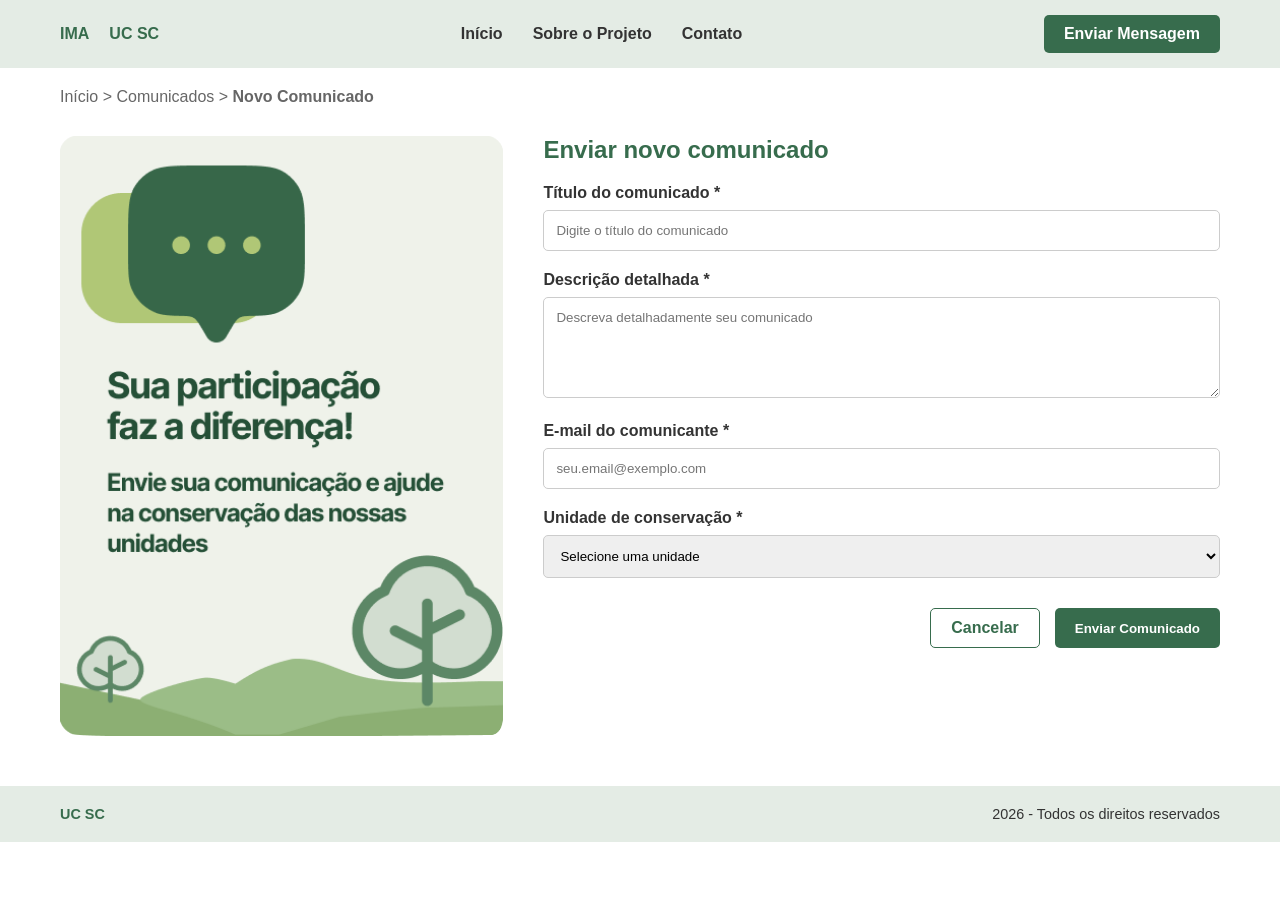
<file: cadastro.html>
<!DOCTYPE html>
<html lang="pt-BR">
<head>
  <meta charset="UTF-8">
  <title>Nova Comunicado</title>
  <link rel="stylesheet" href="style.css">
</head>
<body>

  <header>
    <div class="container">
      <div class="logos">
        <span>IMA</span>
        <span>UC SC</span>
      </div>
      <nav class="nav-links">
        <a href="index.html">Início</a>
        <a href="#">Sobre o Projeto</a>
        <a href="#">Contato</a>
      </nav>
      <a href="#" class="btn">Enviar Mensagem</a>
    </div>
  </header>

  <main class="container">
    <div class="breadcrumb">
      Início > Comunicados > <strong>Novo Comunicado</strong>
    </div>

    <div class="cadastro-layout">
      <div class="cadastro-banner">
        <img src="Imagem sua participação.png" alt="imagem-participação">
      </div>

      <div>
        <h2 style="color: var(--primary-green); margin-bottom: 20px;">Enviar novo comunicado</h2>
        <form action="#" method="POST">
          
          <div class="form-group">
            <label for="titulo">Título do comunicado *</label>
            <input type="text" id="titulo" placeholder="Digite o título do comunicado" required>
          </div>

          <div class="form-group">
            <label for="descricao">Descrição detalhada *</label>
            <textarea id="descricao" rows="5" placeholder="Descreva detalhadamente seu comunicado" required></textarea>
          </div>

          <div class="form-group">
            <label for="email">E-mail do comunicante *</label>
            <input type="email" id="email" placeholder="seu.email@exemplo.com" required>
          </div>

          <div class="form-group">
            <label for="unidade">Unidade de conservação *</label>
            <select id="unidade" required>
              <option value="">Selecione uma unidade</option>
              <option value="acarai">Parque Estadual Acaraí</option>
              <option value="canoas">Parque Estadual Rio Canoas</option>
              <option value="vermelho">Parque Estadual Rio Vermelho</option>
              <option value="serra">Parque Estadual Serra Funda</option>
            </select>
          </div>

          <div class="form-actions">
            <a href="detalhes.html" class="btn btn-outline">Cancelar</a>
            <button type="submit" class="btn">Enviar Comunicado</button>
          </div>

        </form>
      </div>
    </div>
  </main>

  <footer>
    <div class="container">
      <div class="logos">UC SC</div>
      <p>2026 - Todos os direitos reservados</p>
    </div>
  </footer>

</body>
</html>
</file>
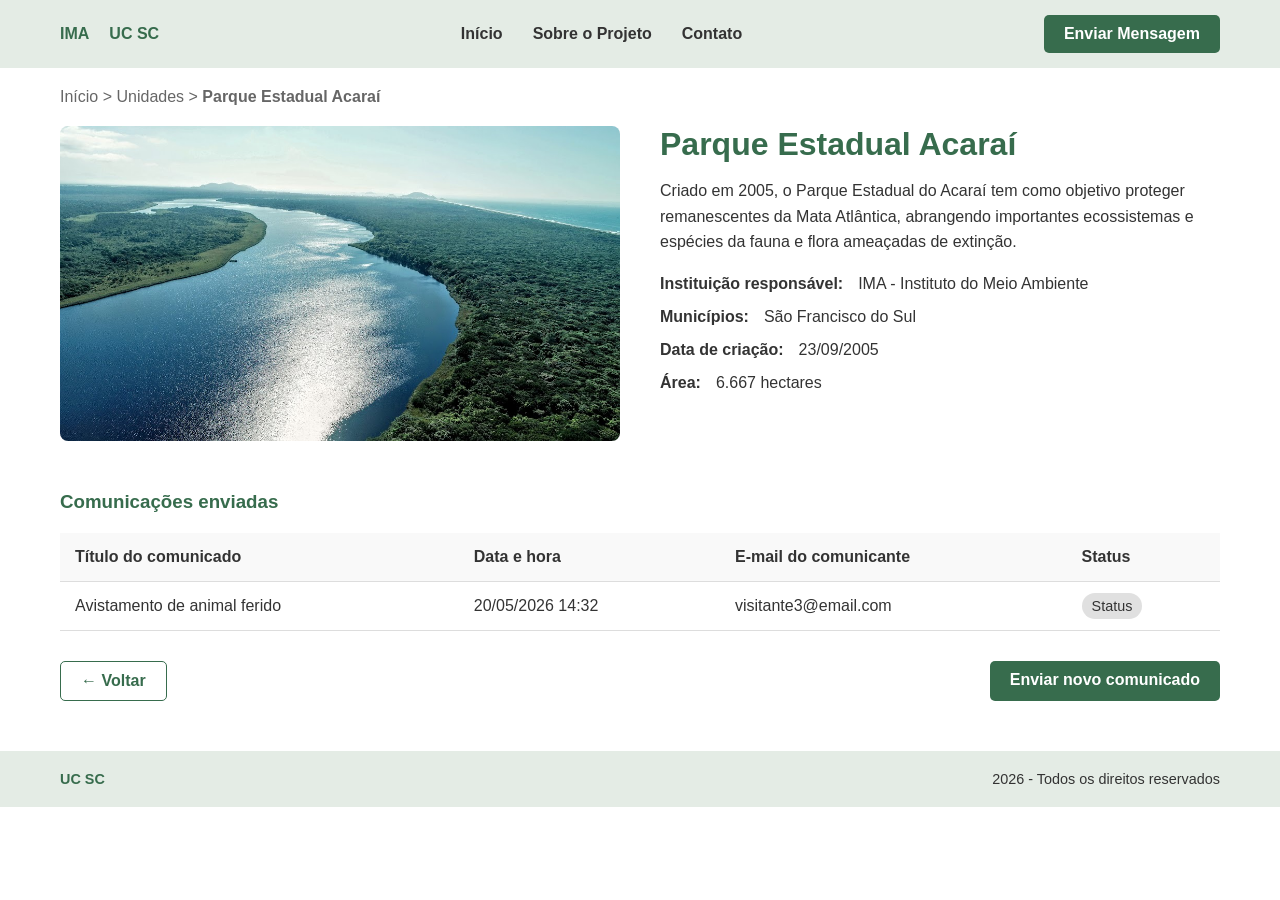
<file: detalhes-1.html>
<!DOCTYPE html>
<html lang="pt-BR">
<head>
  <meta charset="UTF-8">
  <title>Detalhes - Parque Estadual Acaraí</title>
  <link rel="stylesheet" href="style.css">
</head>
<body>

  <header>
    <div class="container">
      <div class="logos">
        <span>IMA</span>
        <span>UC SC</span>
      </div>
      <nav class="nav-links">
        <a href="index.html">Início</a>
        <a href="#">Sobre o Projeto</a>
        <a href="#">Contato</a>
      </nav>
      <a href="#" class="btn">Enviar Mensagem</a>
    </div>
  </header>

  <main class="container">
    <div class="breadcrumb">
      Início > Unidades > <strong>Parque Estadual Acaraí</strong>
    </div>

    <section class="details-grid">
      <img src="Parque Estadual AcaraI.jpeg" alt="Foto do Parque" class="details-img">
      
      <div class="details-info">
        <h2>Parque Estadual Acaraí</h2>
        <p>Criado em 2005, o Parque Estadual do Acaraí tem como objetivo proteger remanescentes da Mata Atlântica, abrangendo importantes ecossistemas e espécies da fauna e flora ameaçadas de extinção.</p>
        
        <div class="info-item">
          <strong>Instituição responsável:</strong> IMA - Instituto do Meio Ambiente
        </div>
        <div class="info-item">
          <strong>Municípios:</strong> São Francisco do Sul
        </div>
        <div class="info-item">
          <strong>Data de criação:</strong> 23/09/2005
        </div>
        <div class="info-item">
          <strong>Área:</strong> 6.667 hectares
        </div>
      </div>
    </section>

    <section class="comunicacoes-section">
      <h3>Comunicações enviadas</h3>
      <table>
        <thead>
          <tr>
            <th>Título do comunicado</th>
            <th>Data e hora</th>
            <th>E-mail do comunicante</th>
            <th>Status</th>
          </tr>
        </thead>
        <tbody>
          <tr>
            <td>Avistamento de animal ferido</td>
            <td>20/05/2026 14:32</td>
            <td>visitante3@email.com</td>
            <td><span class="status-badge">Status</span></td>
          </tr>
        </tbody>
      </table>

      <div class="actions">
        <a href="index.html" class="btn btn-outline">← Voltar</a>
        <a href="cadastro.html" class="btn">Enviar novo comunicado</a>
      </div>
    </section>
  </main>

  <footer>
    <div class="container">
      <div class="logos">UC SC</div>
      <p>2026 - Todos os direitos reservados</p>
    </div>
  </footer>

</body>
</html>
</file>
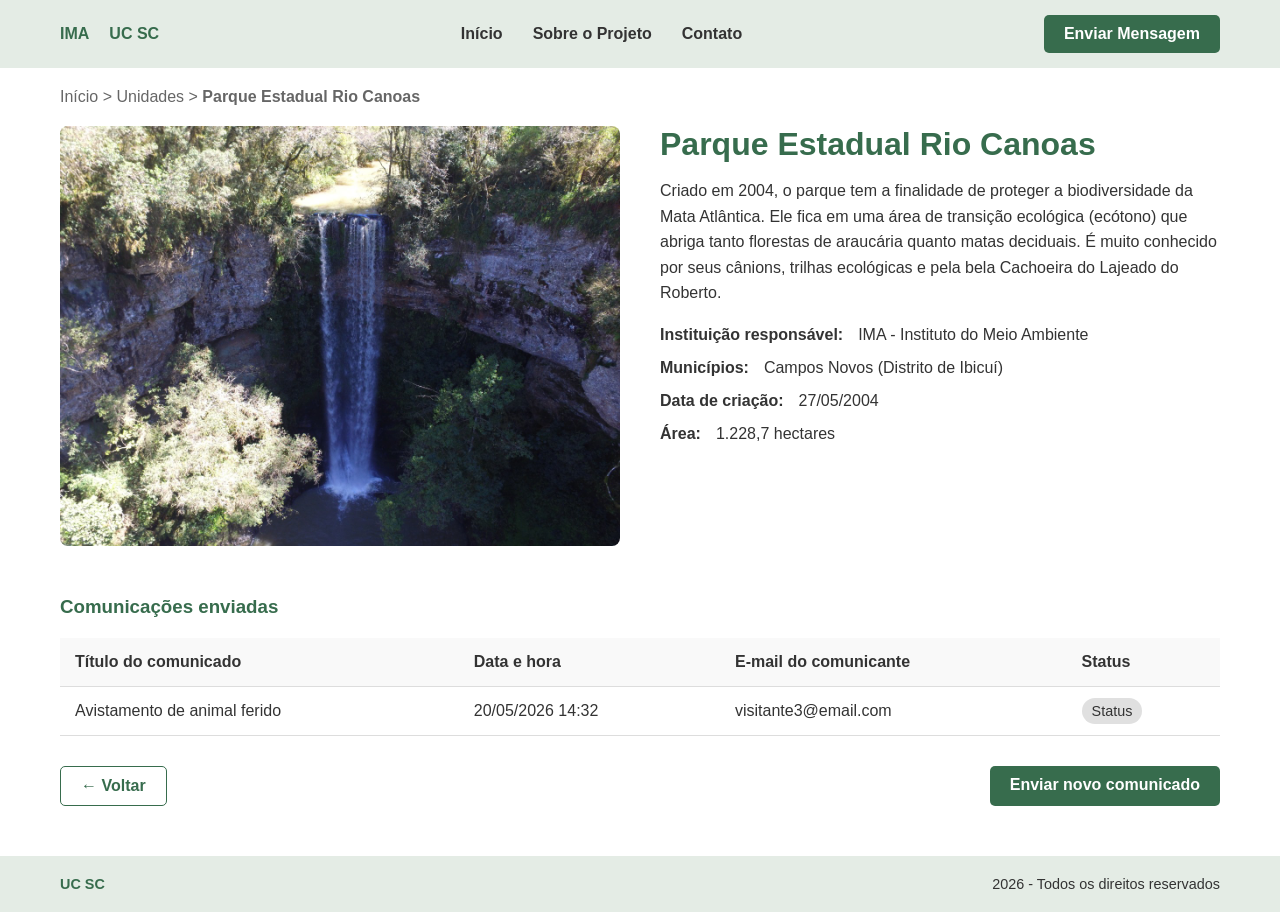
<file: detalhes-2.html>
<!DOCTYPE html>
<html lang="pt-BR">
<head>
  <meta charset="UTF-8">
  <title>Detalhes - Parque Estadual Rio Canoas</title>
  <link rel="stylesheet" href="style.css">
</head>
<body>

  <header>
    <div class="container">
      <div class="logos">
        <span>IMA</span>
        <span>UC SC</span>
      </div>
      <nav class="nav-links">
        <a href="index.html">Início</a>
        <a href="#">Sobre o Projeto</a>
        <a href="#">Contato</a>
      </nav>
      <a href="#" class="btn">Enviar Mensagem</a>
    </div>
  </header>

  <main class="container">
    <div class="breadcrumb">
      Início > Unidades > <strong>Parque Estadual Rio Canoas</strong>
    </div>

    <section class="details-grid">
      <img src="Parque Estadual Rio Canoas.jpg" alt="Foto do Parque" class="details-img">
      
    <div class="details-info">
        <h2>Parque Estadual Rio Canoas</h2>
        <p>Criado em 2004, o parque tem a finalidade de proteger a biodiversidade da Mata Atlântica. Ele fica em uma área de transição ecológica (ecótono) que abriga tanto florestas de araucária quanto matas deciduais. É muito conhecido por seus cânions, trilhas ecológicas e pela bela Cachoeira do Lajeado do Roberto.</p>
        
        <div class="info-item">
          <strong>Instituição responsável:</strong> IMA - Instituto do Meio Ambiente
        </div>
        <div class="info-item">
          <strong>Municípios:</strong> Campos Novos (Distrito de Ibicuí)
        </div>
        <div class="info-item">
          <strong>Data de criação:</strong> 27/05/2004
        </div>
        <div class="info-item">
          <strong>Área:</strong> 1.228,7 hectares
        </div>
      </div>
    </section>

    <section class="comunicacoes-section">
      <h3>Comunicações enviadas</h3>
      <table>
        <thead>
          <tr>
            <th>Título do comunicado</th>
            <th>Data e hora</th>
            <th>E-mail do comunicante</th>
            <th>Status</th>
          </tr>
        </thead>
        <tbody>
          <tr>
            <td>Avistamento de animal ferido</td>
            <td>20/05/2026 14:32</td>
            <td>visitante3@email.com</td>
            <td><span class="status-badge">Status</span></td>
          </tr>
        </tbody>
      </table>

      <div class="actions">
        <a href="index.html" class="btn btn-outline">← Voltar</a>
        <a href="cadastro.html" class="btn">Enviar novo comunicado</a>
      </div>
    </section>
  </main>

  <footer>
    <div class="container">
      <div class="logos">UC SC</div>
      <p>2026 - Todos os direitos reservados</p>
    </div>
  </footer>

</body>
</html>
</file>
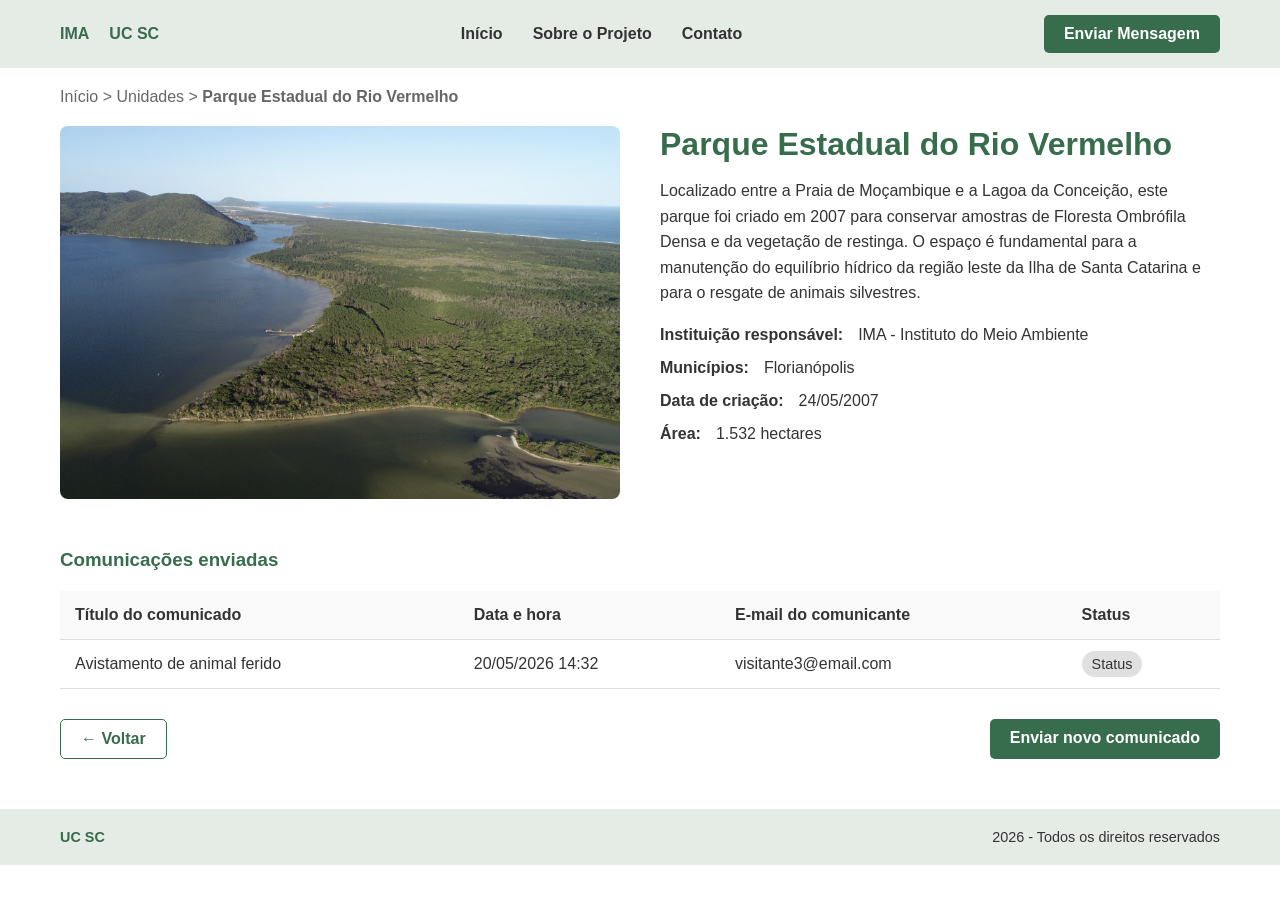
<file: detalhes-3.html>
<!DOCTYPE html>
<html lang="pt-BR">
<head>
  <meta charset="UTF-8">
  <title>Detalhes - Parque Estadual do Rio Vermelho</title>
  <link rel="stylesheet" href="style.css">
</head>
<body>

  <header>
    <div class="container">
      <div class="logos">
        <span>IMA</span>
        <span>UC SC</span>
      </div>
      <nav class="nav-links">
        <a href="index.html">Início</a>
        <a href="#">Sobre o Projeto</a>
        <a href="#">Contato</a>
      </nav>
      <a href="#" class="btn">Enviar Mensagem</a>
    </div>
  </header>

  <main class="container">
    <div class="breadcrumb">
      Início > Unidades > <strong>Parque Estadual do Rio Vermelho</strong>
    </div>

    <section class="details-grid">
      <img src="Parque Estadual do Rio Vermelho.jpeg" alt="Foto do Parque" class="details-img">
      
       <div class="details-info">
        <h2>Parque Estadual do Rio Vermelho</h2>
        <p>Localizado entre a Praia de Moçambique e a Lagoa da Conceição, este parque foi criado em 2007 para conservar amostras de Floresta Ombrófila Densa e da vegetação de restinga. O espaço é fundamental para a manutenção do equilíbrio hídrico da região leste da Ilha de Santa Catarina e para o resgate de animais silvestres.</p>
        
        <div class="info-item">
          <strong>Instituição responsável:</strong> IMA - Instituto do Meio Ambiente
        </div>
        <div class="info-item">
          <strong>Municípios:</strong> Florianópolis
        </div>
        <div class="info-item">
          <strong>Data de criação:</strong> 24/05/2007
        </div>
        <div class="info-item">
          <strong>Área:</strong> 1.532 hectares
        </div>
      </div>
    </section>

    <section class="comunicacoes-section">
      <h3>Comunicações enviadas</h3>
      <table>
        <thead>
          <tr>
            <th>Título do comunicado</th>
            <th>Data e hora</th>
            <th>E-mail do comunicante</th>
            <th>Status</th>
          </tr>
        </thead>
        <tbody>
          <tr>
            <td>Avistamento de animal ferido</td>
            <td>20/05/2026 14:32</td>
            <td>visitante3@email.com</td>
            <td><span class="status-badge">Status</span></td>
          </tr>
        </tbody>
      </table>

      <div class="actions">
        <a href="index.html" class="btn btn-outline">← Voltar</a>
        <a href="cadastro.html" class="btn">Enviar novo comunicado</a>
      </div>
    </section>
  </main>

  <footer>
    <div class="container">
      <div class="logos">UC SC</div>
      <p>2026 - Todos os direitos reservados</p>
    </div>
  </footer>

</body>
</html>
</file>
<file: style.css>
:root {
  --primary-green: #376C4D;
  --light-green: #E4ECE5;
  --text-dark: #333333;
  --text-light: #666666;
  --bg-color: #FFFFFF;
}

* {
  margin: 0;
  padding: 0;
  box-sizing: border-box;
  font-family: 'Segoe UI', Tahoma, Geneva, Verdana, sans-serif;
}

body {
  background-color: var(--bg-color);
  color: var(--text-dark);
}

a {
  text-decoration: none;
  color: inherit;
}

.container {
  max-width: 1200px;
  margin: 0 auto;
  padding: 0 20px;
}

header {
  background-color: var(--light-green);
  padding: 15px 0;
}

header .container {
  display: flex;
  justify-content: space-between;
  align-items: center;
}

.logos { 
  display: flex;
  gap: 20px;
  align-items: center;
  font-weight: bold;
  color: var(--primary-green); 
}

.nav-links { 
  display: flex; gap: 30px;
  font-weight: 600;
}

.btn {
  background-color: var(--primary-green);
  color: white;
  padding: 10px 20px;
  border-radius: 5px;
  border: none;
  cursor: pointer;
  font-weight: bold;
  display: inline-block;
}

.btn-outline {
  background-color: transparent;
  color: var(--primary-green);
  border: 1px solid var(--primary-green);
}

footer {
  background-color: var(--light-green);
  padding: 20px 0;
  margin-top: 50px;
  font-size: 0.9em;
}
footer .container {
  display: flex;
  justify-content: space-between;
  align-items: center;
}

.hero {
  background: url("Imagem capa 2.png") center/cover no-repeat;
  color: white;
  padding: 300px;
  background-position: cover;
}

.hero h1 { font-size: 2.5em; margin-bottom: 15px; max-width: 600px; }
.hero p { font-size: 1.2em; max-width: 500px; }

.section-title {
  text-align: center;
  margin: 40px 0;
  color: var(--primary-green);
}
.section-title p { color: var(--text-light); }

.cards-grid {
  display: grid;
  grid-template-columns: repeat(2, 1fr);
  gap: 30px;
  margin-bottom: 50px;
}

.card {
  border: 1px solid #ddd;
  border-radius: 8px;
  overflow: hidden;
}

.card img {
  width: 100%;
  height: 200px;
  object-fit: cover;
}

.card-content { padding: 20px; }
.card-content h3 { color: var(--primary-green); margin-bottom: 10px; }
.card-content p { color: var(--text-light); margin-bottom: 20px; }

.breadcrumb {
  margin: 20px 0;
  color: var(--text-light);
}

.details-grid {
  display: grid;
  grid-template-columns: 1fr 1fr;
  gap: 40px;
  margin-bottom: 40px;
}

.details-img {
  width: 100%;
  border-radius: 8px;
}

.details-info h2 { color: var(--primary-green); margin-bottom: 15px; font-size: 2em; }
.details-info p { margin-bottom: 20px; line-height: 1.6; }

.info-item {
  display: flex;
  align-items: center;
  gap: 15px;
  margin-bottom: 15px;
}

.comunicacoes-section { margin-top: 50px; }
.comunicacoes-section h3 { color: var(--primary-green); margin-bottom: 20px; }

table {
  width: 100%;
  border-collapse: collapse;
  margin-bottom: 30px;
}

th, td {
  padding: 15px;
  text-align: left;
  border-bottom: 1px solid #ddd;
}
th { background-color: #F9F9F9; }
.status-badge {
  background-color: #e0e0e0;
  padding: 5px 10px;
  border-radius: 15px;
  font-size: 0.9em;
}

.actions {
  display: flex;
  justify-content: space-between;
}

.cadastro-layout {
  display: grid;
  grid-template-columns: 1fr 2fr;
  gap: 40px;
  margin-top: 30px;
}

.cadastro-banner {
  border-radius: 8px;
  text-align: center;
  color: var(--primary-green);
}
.cadastro-banner h2 { margin: 20px 0;;
}

.cadastro-banner img {
  max-width: 600px;
  height: 600px;
  border-radius: 15px;
  display: block;
}

.form-group { margin-bottom: 20px; }
.form-group label {
  display: block;
  font-weight: bold;
  margin-bottom: 8px;
}
.form-group input, .form-group textarea, .form-group select {
  width: 100%;
  padding: 12px;
  border: 1px solid #ccc;
  border-radius: 5px;
}

.form-actions {
  display: flex;
  justify-content: flex-end;
  gap: 15px;
  margin-top: 30px;
}

.card img {
  width: 100%;
  height: 200px;
  object-fit: cover;
  object-position: center;
}

@media (max-width: 768px) {
  
  header .container {
    flex-direction: column;
    gap: 15px;
  }
  
  .nav-links {
    flex-wrap: wrap;
    justify-content: center;
    gap: 15px;
    font-size: 0.9em;
  }

  .hero {
    padding: 60px 20px;
    text-align: center;
  }
  
  .hero h1 {
    font-size: 1.8em;
  }

  .cards-grid {
    grid-template-columns: 1fr;
  }


  .details-grid, 
  .cadastro-layout {
    grid-template-columns: 1fr;
    gap: 20px;
  }

  .cadastro-banner {
    padding: 20px;
  }

  .comunicacoes-section {
    overflow-x: auto;
  }
  
  table {
    min-width: 600px;
  }

  .actions {
    flex-direction: column;
    gap: 10px;
  }
  
  .btn {
    text-align: center;
    width: 100%;
  }
}
</file>
